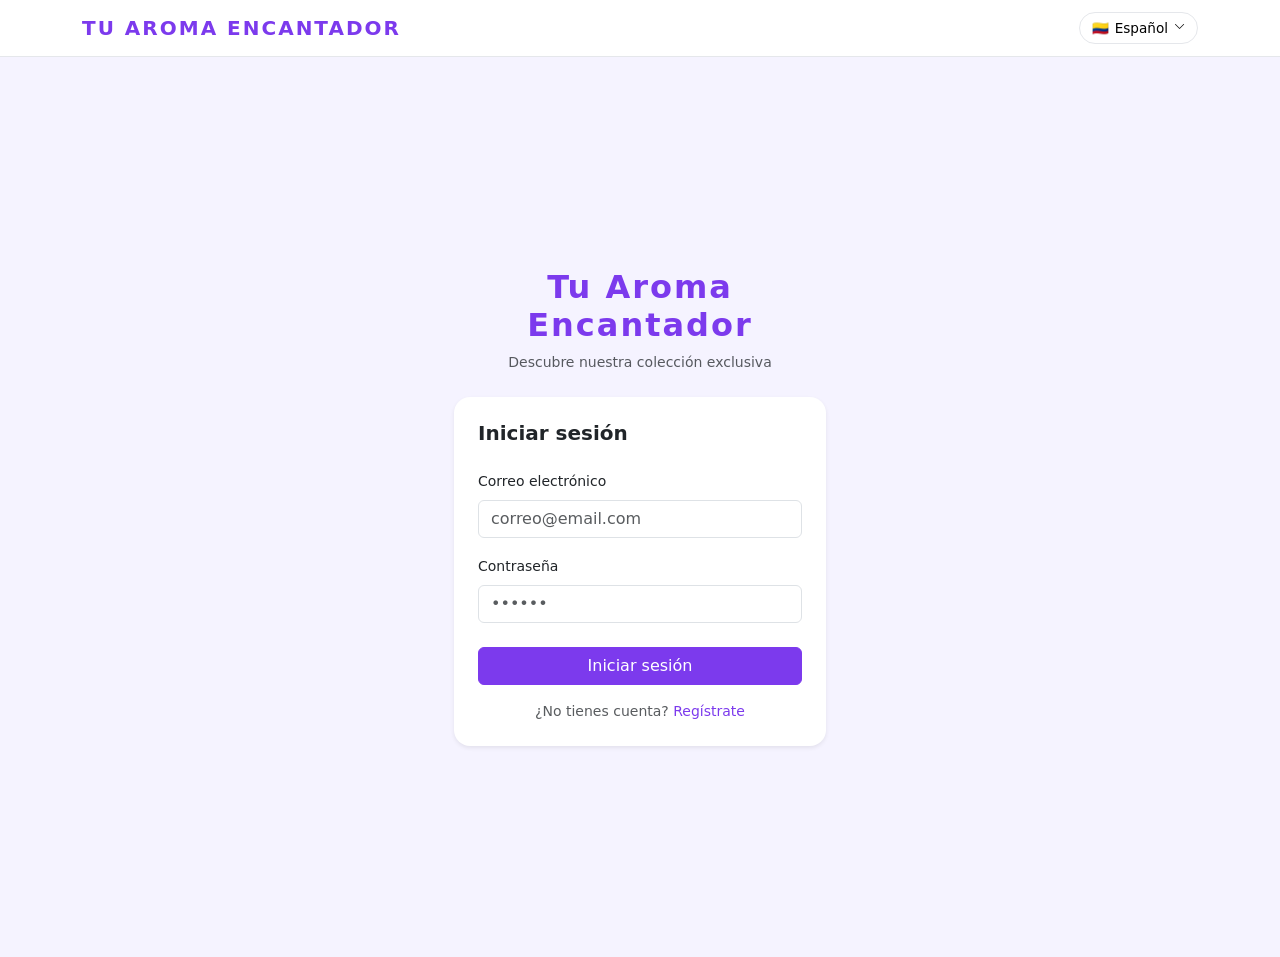
<file: index.html>
<!DOCTYPE html>
<html lang="es">
<head>
    <meta charset="UTF-8">
    <meta name="viewport" content="width=device-width, initial-scale=1.0">
    <title>Tu Aroma Encantador - Iniciar sesión</title>
    <link href="https://cdn.jsdelivr.net/npm/bootstrap@5.3.3/dist/css/bootstrap.min.css" rel="stylesheet">
    <link href="https://cdn.jsdelivr.net/npm/bootstrap-icons@1.11.3/font/bootstrap-icons.css" rel="stylesheet">
    <link href="css/login.css" rel="stylesheet">
    <link href="css/idioma.css" rel="stylesheet">
</head>
<body>
    <nav class="navbar sticky-top" style="background: white; border-bottom: 1px solid #e5e7eb;">
        <div class="container">
            <a class="navbar-brand" href="inicio.html" 
                style="color: #7c3aed; font-weight: 800; letter-spacing: 2px;">
                TU AROMA ENCANTADOR
            </a>
            <div class="idioma-selector-container"></div>
        </div>
    </nav>
    <div class="container min-vh-100 d-flex align-items-center justify-content-center">
        <div class="col-12 col-sm-8 col-md-5 col-lg-4">

            <div class="text-center mb-4">
                <h1 class="brand-title fs-2">Tu Aroma Encantador</h1>
                <p class="text-muted small" data-i18n="catalogo.subtitulo">Catálogo de perfumes exclusivos</p>
            </div>

            <div class="card shadow-sm p-4">
                <h5 class="mb-4 fw-semibold" data-i18n="login.titulo">Iniciar sesión</h5>

                <div id="alerta" class="alert alert-danger d-none" role="alert"></div>

                <div class="mb-3">
                    <label class="form-label small fw-medium" data-i18n="login.email">Correo electrónico</label>
                    <input type="email" id="email" class="form-control" placeholder="correo@email.com">
                </div>

                <div class="mb-4">
                    <label class="form-label small fw-medium" data-i18n="login.password">Contraseña</label>
                    <input type="password" id="password" class="form-control" placeholder="••••••">
                </div>

                <button class="btn btn-primary w-100 mb-3" onclick="iniciarSesion()">
                    <span data-i18n="login.btn">Iniciar sesión</span>
                </button>

                <p class="text-center small text-muted mb-0">
                    <span data-i18n="login.no.cuenta">¿No tienes cuenta?</span>
                    <a href="registro.html" class="text-purple text-decoration-none fw-medium" data-i18n="login.registrate">Regístrate</a>
                </p>
            </div>

        </div>
    </div>

    <script src="https://cdn.jsdelivr.net/npm/bootstrap@5.3.3/dist/js/bootstrap.bundle.min.js"></script>
    <script src="js/auth.js"></script>
    <script src="js/i18n.js"></script>
    <script src="js/api.js"></script>
    <script src="js/login.js"></script>
</body>
</html>
</file>
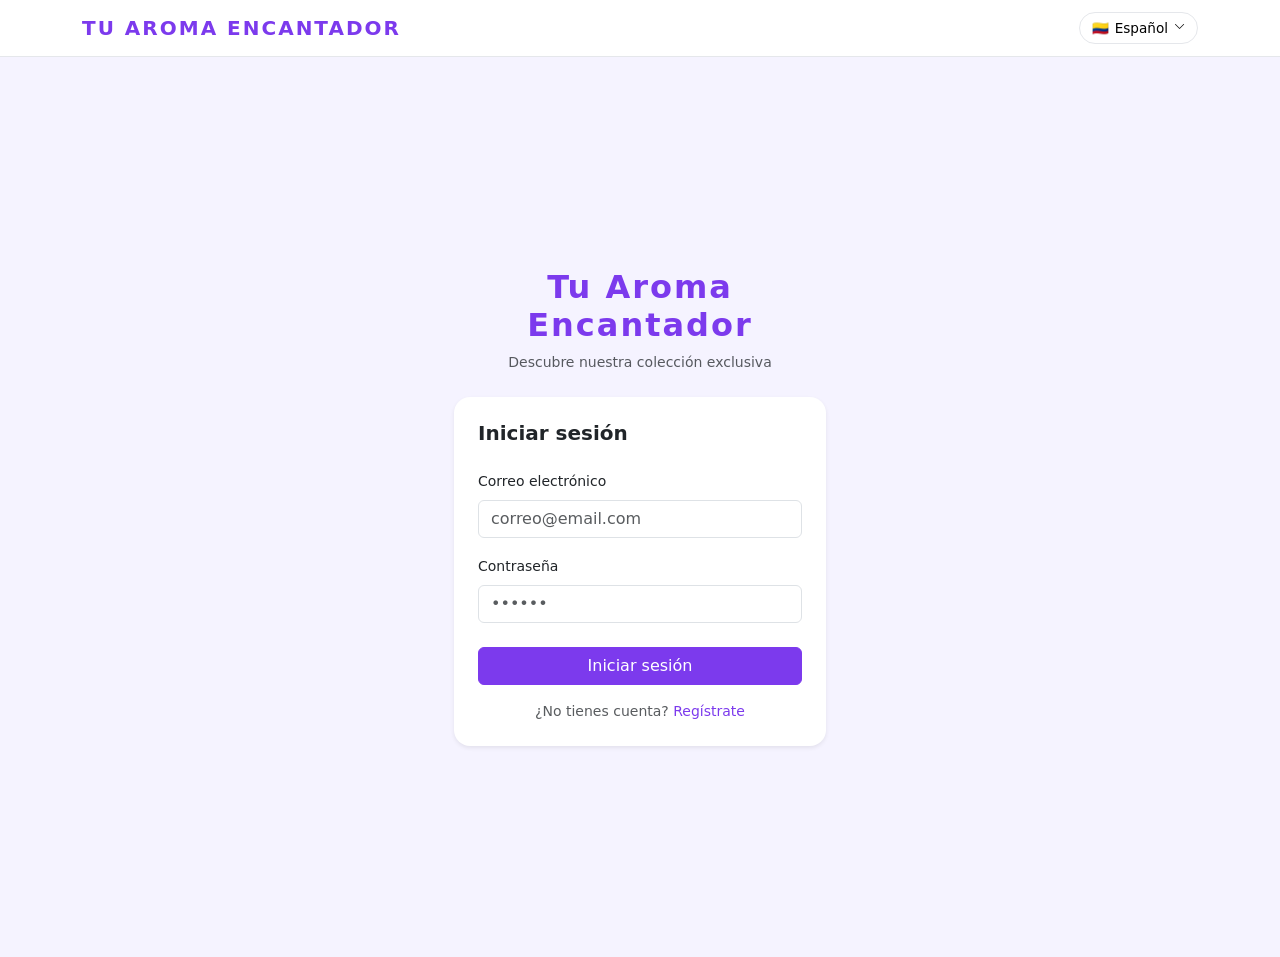
<file: admin-perfumes.html>
<!DOCTYPE html>
<html lang="es">
<head>
    <meta charset="UTF-8">
    <meta name="viewport" content="width=device-width, initial-scale=1.0">
    <title>Tu Aroma Encantador - Gestión de perfumes</title>
    <link href="https://cdn.jsdelivr.net/npm/bootstrap@5.3.3/dist/css/bootstrap.min.css" rel="stylesheet">
    <link href="https://cdn.jsdelivr.net/npm/bootstrap-icons@1.11.3/font/bootstrap-icons.css" rel="stylesheet">
    <link href="css/admin-perfumes.css" rel="stylesheet">
    <link href="css/idioma.css" rel="stylesheet">
</head>
<body>

    <nav class="navbar navbar-expand-lg sticky-top">
        <div class="container">
            <a class="navbar-brand" href="inicio.html">Tu Aroma Encantador</a>
            <span class="admin-badge ms-2">ADMIN</span>
            <button class="navbar-toggler" type="button" data-bs-toggle="collapse" data-bs-target="#navAdmin">
                <span class="navbar-toggler-icon"></span>
            </button>
            <div class="collapse navbar-collapse" id="navAdmin">
                <div class="navbar-nav ms-4 gap-3">
                    <a href="admin-perfumes.html" class="nav-link-admin active">
                        <i class="bi bi-droplet me-1"></i>
                        <span data-i18n="nav.perfumes">Perfumes</span>
                    </a>
                    <a href="admin-reservas.html" class="nav-link-admin">
                        <i class="bi bi-bag me-1"></i>
                        <span data-i18n="nav.reservas">Reservas</span>
                    </a>
                    <a href="admin-usuarios.html" class="nav-link-admin">
                        <i class="bi bi-people me-1"></i>
                        <span data-i18n="nav.usuarios">Usuarios</span>
                    </a>
                </div>
                <div class="ms-auto d-flex align-items-center gap-3">
                    <span style="color: #c4b5fd;" class="small">
                        <i class="bi bi-person-circle me-1"></i>
                        <span id="nombre-usuario"></span>
                    </span>
                    <div class="idioma-selector-container" data-admin="true"></div>
                    <button class="btn btn-sm btn-purple" onclick="cerrarSesion()">
                        <i class="bi bi-box-arrow-right me-1"></i>
                        <span data-i18n="nav.salir">Salir</span>
                    </button>
                </div>
            </div>
        </div>
    </nav>

    <div class="container py-4">

    <div class="d-flex flex-column flex-md-row justify-content-between align-items-start align-items-md-center mb-4 gap-3">
        <div>
            <h2 class="section-title mb-1" data-i18n="admin.perfumes.titulo">Gestión de perfumes</h2>
            <p class="text-muted small mb-0" data-i18n="admin.perfumes.subtitulo">Crea, edita y elimina perfumes del catálogo</p>
        </div>
        <div class="d-flex gap-2 align-items-center">
            <button class="btn btn-outline-secondary btn-sm" onclick="descargarReporte('perfumes')">
                <i class="bi bi-file-earmark-pdf me-1"></i>
                <span data-i18n="admin.reporte.descargar">Descargar reporte</span>
            </button>
            <button class="btn btn-purple" onclick="abrirModalCrear()">
                <i class="bi bi-plus-lg me-1"></i>
                <span data-i18n="admin.perfumes.nuevo">Nuevo perfume</span>
            </button>
        </div>
    </div>

        <div id="loading" class="text-center py-5">
            <div class="spinner-border" role="status" style="color: #7c3aed;"></div>
            <p class="mt-2 text-muted small" data-i18n="admin.perfumes.cargando">Cargando perfumes...</p>
        </div>

        <div id="tabla-container" class="card border-0 rounded-4 shadow-sm d-none">
            <div class="card-body p-0">
                <div class="table-responsive">
                    <table class="table table-hover mb-0">
                        <thead>
                            <tr>
                                <th class="ps-4" data-i18n="admin.perfumes.col.perfumes">Perfume</th>
                                <th data-i18n="admin.perfumes.col.marca">Marca</th>
                                <th data-i18n="admin.perfumes.col.precio">Precio</th>
                                <th data-i18n="admin.perfumes.col.stock">Stock</th>
                                <th class="text-end pe-4" data-i18n="admin.perfumes.col.acciones">Acciones</th>
                            </tr>
                        </thead>
                        <tbody id="tabla-body"></tbody>
                    </table>
                </div>
            </div>
        </div>

        <div id="sin-perfumes" class="text-center py-5 d-none">
            <i class="bi bi-droplet fs-1 text-muted"></i>
            <p class="mt-2 text-muted" data-i18n="admin.perfumes.sin.perfumes">No hay perfumes en el catálogo.</p>
        </div>

    </div>

    <!-- Modal crear/editar -->
    <div class="modal fade" id="modalPerfume" tabindex="-1">
        <div class="modal-dialog modal-dialog-centered modal-lg">
            <div class="modal-content border-0 rounded-4">
                <div class="modal-header border-0 pb-0">
                    <h5 class="modal-title fw-semibold" id="modal-titulo" data-i18n="admin.perfumes.modal.nuevo">Nuevo perfume</h5>
                    <button type="button" class="btn-close" data-bs-dismiss="modal"></button>
                </div>
                <div class="modal-body">
                    <div id="alerta-modal" class="alert d-none"></div>
                    <div class="row g-3">
                        <div class="col-md-6">
                            <label class="form-label small fw-medium" data-i18n="admin.perfumes.label.nombre">Nombre</label>
                            <input type="text" id="f-nombre" class="form-control" placeholder="Bleu de Chanel">
                        </div>
                        <div class="col-md-6">
                            <label class="form-label small fw-medium" data-i18n="admin.perfumes.label.marca">Marca</label>
                            <input type="text" id="f-marca" class="form-control" placeholder="Chanel">
                        </div>
                        <div class="col-md-6">
                            <label class="form-label small fw-medium" data-i18n="admin.perfumes.label.precio">Precio</label>
                            <div class="input-group">
                                <span class="input-group-text">$</span>
                                <input type="number" id="f-precio" class="form-control" placeholder="150000">
                            </div>
                        </div>
                        <div class="col-md-6">
                            <label class="form-label small fw-medium" data-i18n="admin.perfumes.label.stock">Stock</label>
                            <input type="number" id="f-stock" class="form-control" placeholder="10">
                        </div>
                        <div class="col-12">
                            <label class="form-label small fw-medium" data-i18n="admin.perfumes.label.imagen">Imagen</label>
                            <div class="mb-2">
                                <input type="file" id="f-imagen-file" class="form-control" accept="image/*">
                                <div class="form-text" data-i18n="admin.perfumes.label.subir">Sube la imagen</div>
                            </div>
                            <div class="d-flex align-items-center gap-2 my-2">
                                <hr class="flex-grow-1">
                                <span class="text-muted small" data-i18n="admin.perfumes.label.url">o usa una URL</span>
                                <hr class="flex-grow-1">
                            </div>
                            <input type="text" id="f-imagen-url" class="form-control" placeholder="https://...">
                        </div>
                        <div class="col-12">
                            <label class="form-label small fw-medium" data-i18n="admin.perfumes.label.descripcion">Descripción</label>
                            <textarea id="f-descripcion" class="form-control" rows="3" placeholder="Descripción del perfume..."></textarea>
                        </div>
                    </div>
                </div>
                <div class="modal-footer border-0 pt-0">
                    <button class="btn btn-light" data-bs-dismiss="modal" data-i18n="admin.perfumes.modal.cancelar">Cancelar</button>
                    <button class="btn btn-purple" onclick="guardarPerfume()">
                        <i class="bi bi-check-lg me-1"></i>
                        <span data-i18n="admin.perfumes.guardar">Guardar</span>
                    </button>
                </div>
            </div>
        </div>
    </div>

    <!-- Modal eliminar -->
    <div class="modal fade" id="modalEliminar" tabindex="-1">
        <div class="modal-dialog modal-dialog-centered">
            <div class="modal-content border-0 rounded-4">
                <div class="modal-header border-0 pb-0">
                    <h5 class="modal-title fw-semibold" data-i18n="admin.perfumes.eliminar.titulo">Eliminar perfume</h5>
                    <button type="button" class="btn-close" data-bs-dismiss="modal"></button>
                </div>
                <div class="modal-body">
                    <p class="text-muted">
                        <span data-i18n="admin.perfumes.eliminar.texto">¿Estás seguro de que deseas eliminar</span> 
                        <strong id="nombre-eliminar"></strong>?
                        <span data-i18n="admin.perfumes.eliminar.accion">Esta acción no se puede deshacer.</span>
                    </p>
                </div>
                <div class="modal-footer border-0 pt-0">
                    <button class="btn btn-light" data-bs-dismiss="modal">Cancelar</button>
                    <button class="btn btn-danger" onclick="confirmarEliminar()">
                        <i class="bi bi-trash me-1"></i>
                        <span data-i18n="admin.perfumes.eliminar.btn">Eliminar</span>
                    </button>
                </div>
            </div>
        </div>
    </div>

    <!-- Toast -->
    <div class="position-fixed bottom-0 end-0 p-3" style="z-index: 9999">
        <div id="toast" class="toast align-items-center text-white border-0" role="alert">
            <div class="d-flex">
                <div class="toast-body" id="toast-mensaje"></div>
                <button type="button" class="btn-close btn-close-white me-2 m-auto" data-bs-dismiss="toast"></button>
            </div>
        </div>
    </div>

    <script src="https://cdn.jsdelivr.net/npm/bootstrap@5.3.3/dist/js/bootstrap.bundle.min.js"></script>
    <script src="js/auth.js"></script>
    <script src="js/i18n.js"></script>
    <script src="js/api.js"></script>
    <script src="js/reportes.js"></script>
    <script src="js/admin-perfumes.js"></script>
</body>
</html>
</file>
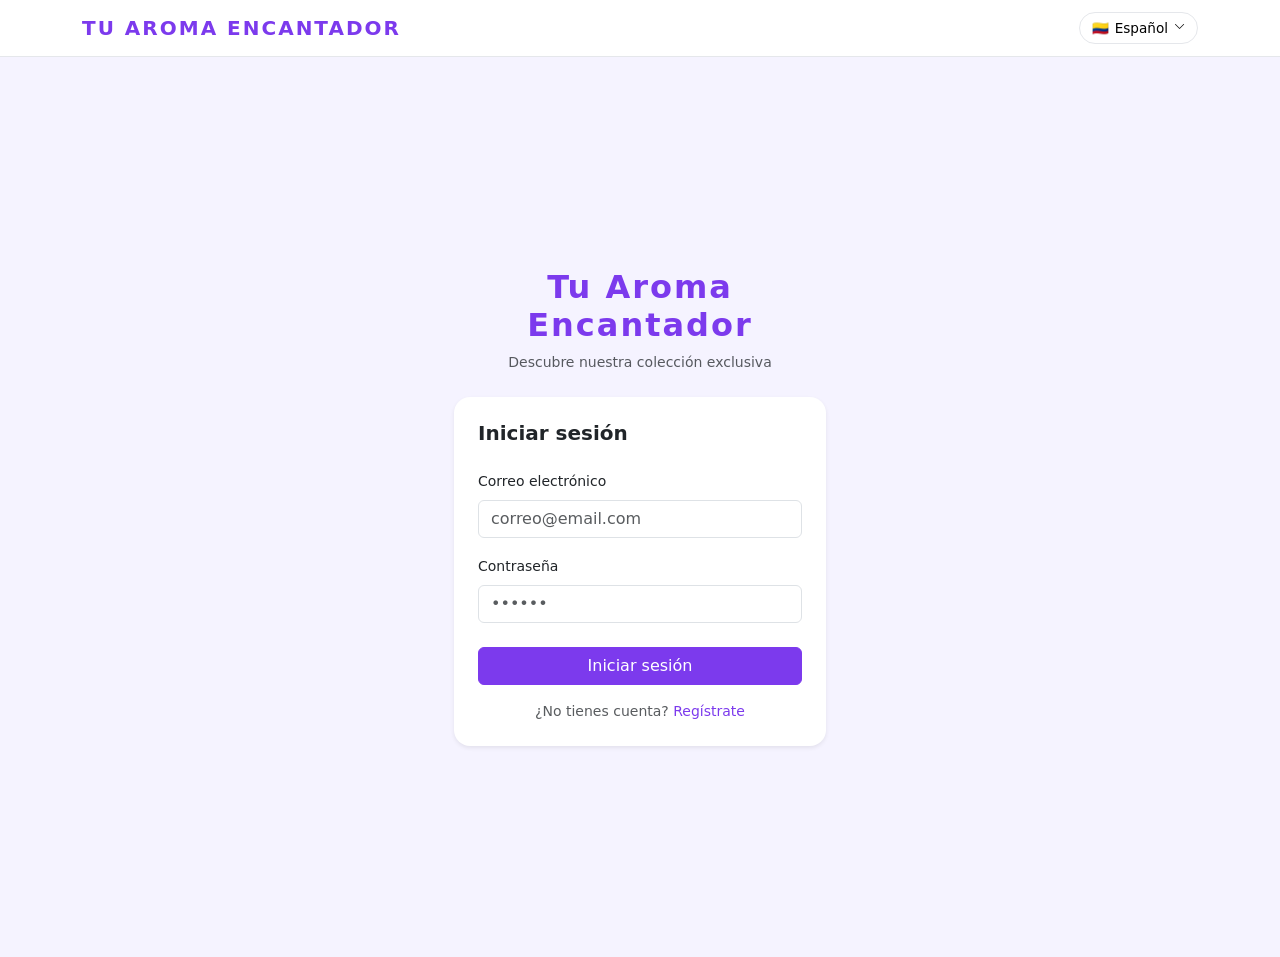
<file: admin-reservas.html>
<!DOCTYPE html>
<html lang="es">
<head>
    <meta charset="UTF-8">
    <meta name="viewport" content="width=device-width, initial-scale=1.0">
    <title>Tu Aroma Encantador - Gestión de reservas</title>
    <link href="https://cdn.jsdelivr.net/npm/bootstrap@5.3.3/dist/css/bootstrap.min.css" rel="stylesheet">
    <link href="https://cdn.jsdelivr.net/npm/bootstrap-icons@1.11.3/font/bootstrap-icons.css" rel="stylesheet">
    <link href="css/admin-reservas.css" rel="stylesheet">
    <link href="css/idioma.css" rel="stylesheet">
</head>
<body>

    <nav class="navbar navbar-expand-lg sticky-top">
    <div class="container">
        <a class="navbar-brand" href="#">Tu Aroma Encantador</a>
        <span class="admin-badge ms-2">ADMIN</span>
        <button class="navbar-toggler" type="button" data-bs-toggle="collapse" data-bs-target="#navAdmin">
            <span class="navbar-toggler-icon"></span>
        </button>
        <div class="collapse navbar-collapse" id="navAdmin">
            <div class="navbar-nav ms-4 gap-3">
                <a href="admin-perfumes.html" class="nav-link-admin">
                    <i class="bi bi-droplet me-1"></i>
                    <span data-i18n="nav.perfumes">Perfumes</span>
                </a>
                <a href="admin-reservas.html" class="nav-link-admin active">
                    <i class="bi bi-bag me-1"></i>
                    <span data-i18n="nav.reservas">Reservas</span>
                </a>
                <a href="admin-usuarios.html" class="nav-link-admin">
                    <i class="bi bi-people me-1"></i>
                    <span data-i18n="nav.usuarios">Usuarios</span>
                </a>
            </div>
            <div class="ms-auto d-flex align-items-center gap-3">
                <span style="color: #c4b5fd;" class="small">
                    <i class="bi bi-person-circle me-1"></i>
                    <span id="nombre-usuario"></span>
                </span>
                <div class="d-flex gap-2">
                    <div class="idioma-selector-container" data-admin="true"></div>
                <button class="btn btn-sm btn-purple" onclick="cerrarSesion()">
                    <i class="bi bi-box-arrow-right me-1"></i>
                    <span data-i18n="nav.salir">Salir</span>
                </button>
            </div>
        </div>
    </div>
</nav>

<div class="container py-4">

    <div class="d-flex flex-column flex-md-row justify-content-between align-items-start align-items-md-center mb-4 gap-3">
        <div>
            <h2 class="section-title mb-1" data-i18n="admin.reservas.titulo">Gestión de reservas</h2>
            <p class="text-muted small mb-0" data-i18n="admin.reservas.subtitulo">Administra todas las reservas de los usuarios</p>
        </div>
        <div class="dropdown">
            <button class="btn btn-outline-secondary btn-sm dropdown-toggle" data-bs-toggle="dropdown">
                <i class="bi bi-file-earmark-pdf me-1"></i>
                <span data-i18n="admin.reporte.descargar">Descargar reporte</span>
            </button>
            <ul class="dropdown-menu">
                <li>
                    <a class="dropdown-item" href="#" onclick="descargarReporteReservas('')">
                        <i class="bi bi-list me-1"></i>
                        <span data-i18n="admin.reporte.todos">Todas las reservas</span>
                    </a>
                </li>
                <li>
                    <a class="dropdown-item" href="#" onclick="descargarReporteReservas('PENDIENTE')">
                        <i class="bi bi-clock me-1"></i>
                        <span data-i18n="admin.reporte.pendientes">Solo pendientes</span>
                    </a>
                </li>
                <li>
                    <a class="dropdown-item" href="#" onclick="descargarReporteReservas('ENTREGADO')">
                        <i class="bi bi-check-circle me-1"></i>
                        <span data-i18n="admin.reporte.entregados">Solo entregados</span>
                    </a>
                </li>
            </ul>
        </div>
    </div>

    <!-- Estadísticas -->
    <div class="row g-3 mb-4">
        <div class="col-6 col-md-3">
            <div class="stat-card text-center">
                <div class="stat-number" id="total-reservas">-</div>
                <p class="text-muted small mb-0" data-i18n="admin.reservas.total">Total reservas</p>
            </div>
        </div>
        <div class="col-6 col-md-3">
            <div class="stat-card text-center">
                <div class="stat-number text-warning" id="total-pendientes">-</div>
                <p class="text-muted small mb-0" data-i18n="admin.reservas.pendientes">Pendientes</p>
            </div>
        </div>
        <div class="col-6 col-md-3">
            <div class="stat-card text-center">
                <div class="stat-number text-success" id="total-entregadas">-</div>
                <p class="text-muted small mb-0" data-i18n="admin.reservas.entregadas">Entregadas</p>
            </div>
        </div>
        <div class="col-6 col-md-3">
            <div class="stat-card text-center">
                <div class="stat-number text-info" id="total-usuarios">-</div>
                <p class="text-muted small mb-0" data-i18n="admin.reservas.usuarios.activos">Usuarios activos</p>
            </div>
        </div>
    </div>

    <!-- Filtros -->
    <div class="d-flex gap-2 mb-3 flex-wrap">
        <button class="btn btn-sm btn-purple" onclick="filtrar('TODOS')" data-i18n="admin.reservas.filtro.todos">Todos</button>
        <button class="btn btn-sm btn-outline-warning" onclick="filtrar('PENDIENTE')" data-i18n="admin.reservas.filtro.pendientes">Pendientes</button>
        <button class="btn btn-sm btn-outline-success" onclick="filtrar('ENTREGADO')" data-i18n="admin.reservas.filtro.entregados">Entregados</button>
    </div>

    <div id="loading" class="text-center py-5">
        <div class="spinner-border" role="status" style="color: #7c3aed;"></div>
        <p class="mt-2 text-muted small" data-i18n="admin.reservas.cargando">Cargando reservas...</p>
    </div>

    <div id="tabla-container" class="card border-0 rounded-4 shadow-sm d-none">
        <div class="card-body p-0">
            <div class="table-responsive">
                <table class="table table-hover mb-0">
                    <thead>
                        <tr>
                            <th class="ps-4">#</th>
                            <th data-i18n="admin.reservas.col.usuario">Usuario</th>
                            <th data-i18n="admin.reservas.col.perfume">Perfume</th>
                            <th data-i18n="admin.reservas.col.fecha">Fecha</th>
                            <th data-i18n="admin.reservas.col.estado">Estado</th>
                            <th class="text-end pe-4" data-i18n="admin.reservas.col.acciones">Acciones</th>
                        </tr>
                    </thead>
                    <tbody id="tabla-body"></tbody>
                </table>
            </div>
        </div>
    </div>

    <div id="sin-reservas" class="text-center py-5 d-none">
        <i class="bi bi-bag-x fs-1 text-muted"></i>
        <p class="mt-2 text-muted" data-i18n="admin.reservas.sin.reservas">No hay reservas.</p>
    </div>

</div>

<!-- Modal eliminar -->
<div class="modal fade" id="modalEliminar" tabindex="-1">
    <div class="modal-dialog modal-dialog-centered">
        <div class="modal-content border-0 rounded-4">
            <div class="modal-header border-0 pb-0">
                <h5 class="modal-title fw-semibold" data-i18n="admin.reservas.eliminar.titulo">Eliminar reserva</h5>
                <button type="button" class="btn-close" data-bs-dismiss="modal"></button>
            </div>
            <div class="modal-body">
                <p class="text-muted">
                    <span data-i18n="admin.reservas.eliminar.texto">¿Estás seguro de que deseas eliminar la reserva de</span>
                    <strong id="nombre-eliminar"></strong>?
                </p>
            </div>
            <div class="modal-footer border-0 pt-0">
                <button class="btn btn-light" data-bs-dismiss="modal" data-i18n="admin.reservas.modal.cancelar">Cancelar</button>
                <button class="btn btn-danger" onclick="confirmarEliminar()">
                    <i class="bi bi-trash me-1"></i>
                    <span data-i18n="admin.reservas.eliminar.btn">Eliminar</span>
                </button>
            </div>
        </div>
    </div>
</div>

<!-- Toast -->
<div class="position-fixed bottom-0 end-0 p-3" style="z-index: 9999">
    <div id="toast" class="toast align-items-center text-white border-0" role="alert">
        <div class="d-flex">
            <div class="toast-body" id="toast-mensaje"></div>
            <button type="button" class="btn-close btn-close-white me-2 m-auto" data-bs-dismiss="toast"></button>
        </div>
    </div>
</div>

<script src="https://cdn.jsdelivr.net/npm/bootstrap@5.3.3/dist/js/bootstrap.bundle.min.js"></script>
<script src="js/auth.js"></script>
<script src="js/i18n.js"></script>
<script src="js/api.js"></script>
<script src="js/reportes.js"></script>
<script src="js/admin-reservas.js"></script>
</body>
</html>
</file>
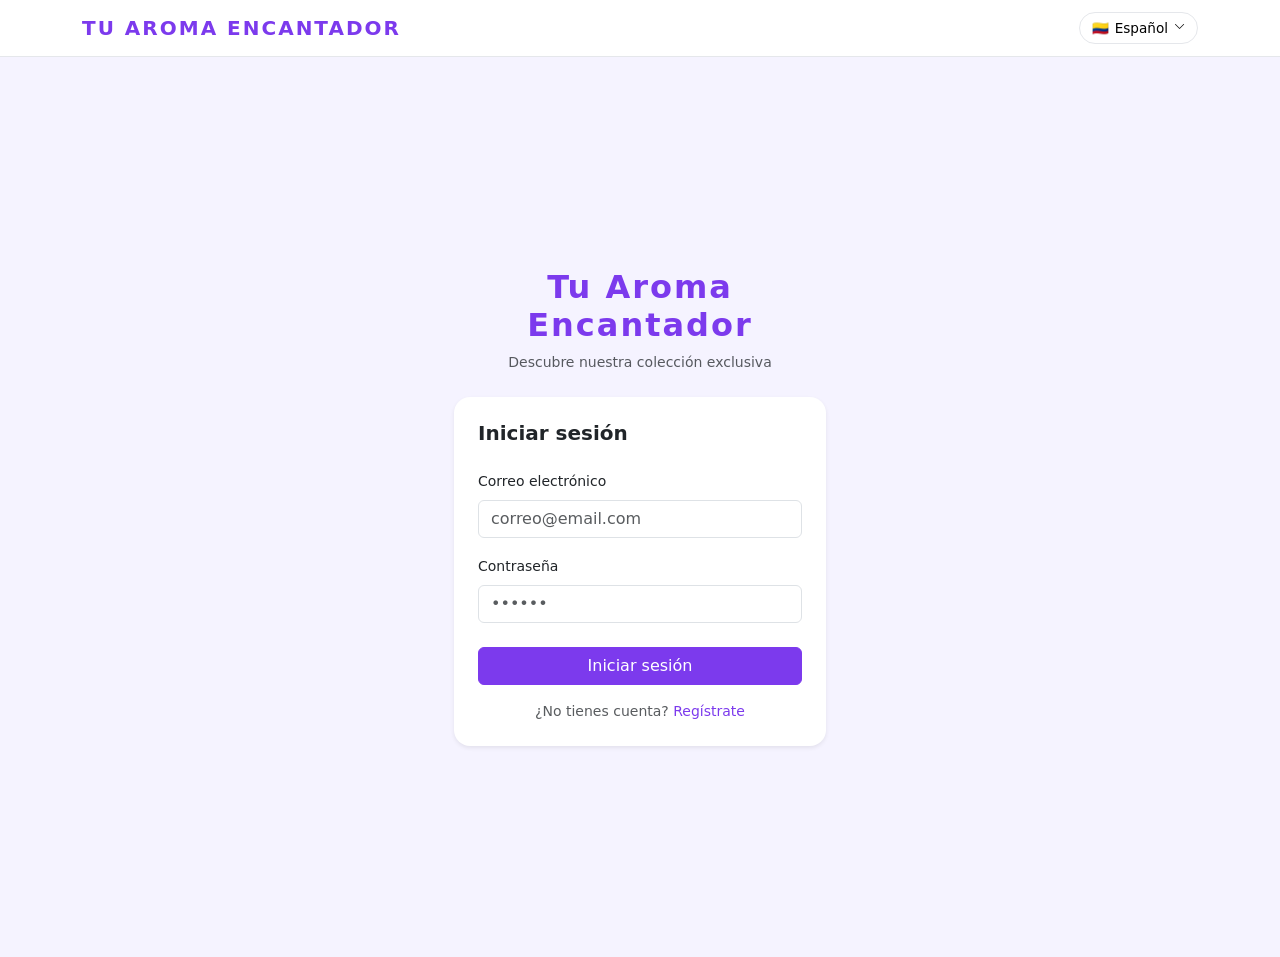
<file: admin-usuarios.html>
<!DOCTYPE html>
<html lang="es">
<head>
    <meta charset="UTF-8">
    <meta name="viewport" content="width=device-width, initial-scale=1.0">
    <title>Tu Aroma Encantador - Usuarios</title>
    <link href="https://cdn.jsdelivr.net/npm/bootstrap@5.3.3/dist/css/bootstrap.min.css" rel="stylesheet">
    <link href="https://cdn.jsdelivr.net/npm/bootstrap-icons@1.11.3/font/bootstrap-icons.css" rel="stylesheet">
    <link href="css/admin-usuarios.css" rel="stylesheet">
    <link href="css/idioma.css" rel="stylesheet">
</head>
<body>

    <nav class="navbar navbar-expand-lg sticky-top">
    <div class="container">
        <a class="navbar-brand" href="#">Tu Aroma Encantador</a>
        <span class="admin-badge ms-2">ADMIN</span>
        <button class="navbar-toggler" type="button" data-bs-toggle="collapse" data-bs-target="#navAdmin">
            <span class="navbar-toggler-icon"></span>
        </button>
        <div class="collapse navbar-collapse" id="navAdmin">
            <div class="navbar-nav ms-4 gap-3">
                <a href="admin-perfumes.html" class="nav-link-admin">
                    <i class="bi bi-droplet me-1"></i>
                    <span data-i18n="nav.perfumes">Perfumes</span>
                </a>
                <a href="admin-reservas.html" class="nav-link-admin">
                    <i class="bi bi-bag me-1"></i>
                    <span data-i18n="nav.reservas">Reservas</span>
                </a>
                <a href="admin-usuarios.html" class="nav-link-admin active">
                    <i class="bi bi-people me-1"></i>
                    <span data-i18n="nav.usuarios">Usuarios</span>
                </a>
            </div>
            <div class="ms-auto d-flex align-items-center gap-3">
                <span style="color: #c4b5fd;" class="small">
                    <i class="bi bi-person-circle me-1"></i>
                    <span id="nombre-usuario"></span>
                </span>
                <div class="idioma-selector-container" data-admin="true"></div>
                <button class="btn btn-sm btn-purple" onclick="cerrarSesion()">
                    <i class="bi bi-box-arrow-right me-1"></i>
                    <span data-i18n="nav.salir">Salir</span>
                </button>
            </div>
        </div>
    </div>
</nav>

<div class="container py-4">

    <div class="d-flex flex-column flex-md-row justify-content-between align-items-start align-items-md-center mb-4 gap-3">
        <div>
            <h2 class="section-title mb-1" data-i18n="admin.usuarios.titulo">Usuarios registrados</h2>
            <p class="text-muted small mb-0" data-i18n="admin.usuarios.subtitulo">Listado de todos los usuarios del sistema</p>
        </div>
        <button class="btn btn-outline-secondary btn-sm" onclick="descargarReporte('usuarios')">
            <i class="bi bi-file-earmark-pdf me-1"></i>
            <span data-i18n="admin.reporte.descargar">Descargar reporte</span>
        </button>
        <div class="input-group" style="max-width: 280px;">
            <span class="input-group-text bg-white border-end-0">
                <i class="bi bi-search text-muted"></i>
            </span>
            <input type="text" id="buscador" class="form-control border-start-0 search-input"
                data-i18n="admin.usuarios.buscar" placeholder="Buscar usuario...">
        </div>
    </div>

    <div id="loading" class="text-center py-5">
        <div class="spinner-border" role="status" style="color: #7c3aed;"></div>
        <p class="mt-2 text-muted small" data-i18n="admin.usuarios.cargando">Cargando usuarios...</p>
    </div>

    <div id="tabla-container" class="card border-0 rounded-4 shadow-sm d-none">
        <div class="card-body p-0">
            <div class="table-responsive">
                <table class="table table-hover mb-0">
                    <thead>
                        <tr>
                            <th class="ps-4" data-i18n="admin.usuarios.col.usuario">Usuario</th>
                            <th data-i18n="admin.usuarios.col.email">Email</th>
                            <th data-i18n="admin.usuarios.col.rol">Rol</th>
                            <th data-i18n="admin.usuarios.col.fecha">Fecha registro</th>
                        </tr>
                    </thead>
                    <tbody id="tabla-body"></tbody>
                </table>
            </div>
        </div>
    </div>

    <div id="sin-usuarios" class="text-center py-5 d-none">
        <i class="bi bi-people fs-1 text-muted"></i>
        <p class="mt-2 text-muted" data-i18n="admin.usuarios.sin.usuarios">No hay usuarios registrados.</p>
    </div>

</div>

<script src="https://cdn.jsdelivr.net/npm/bootstrap@5.3.3/dist/js/bootstrap.bundle.min.js"></script>
<script src="js/auth.js"></script>
<script src="js/i18n.js"></script>
<script src="js/api.js"></script>
<script src="js/reportes.js"></script>
<script src="js/admin-usuarios.js"></script>
</body>
</html>
</file>
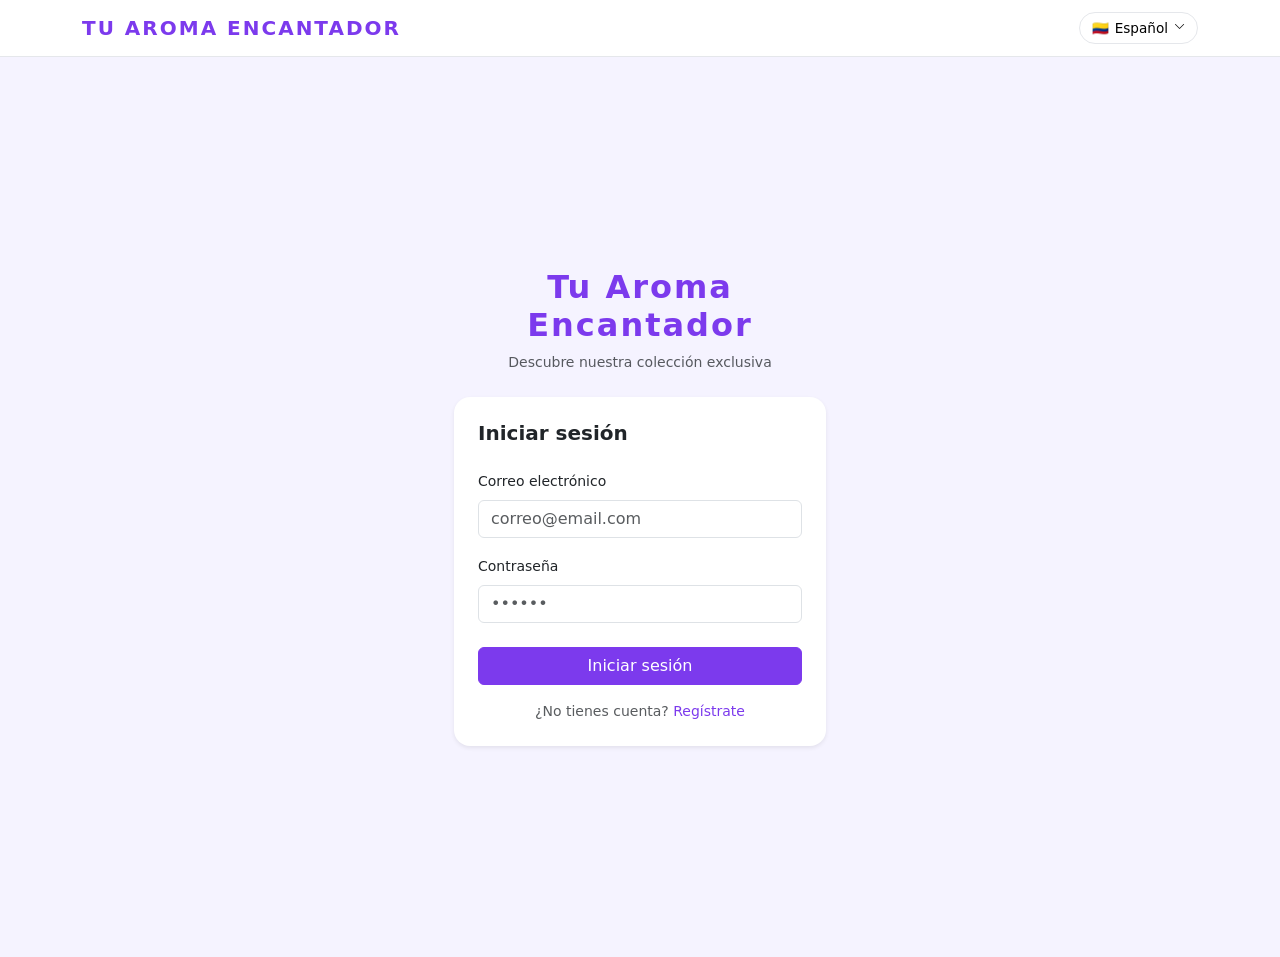
<file: catalogo.html>
<!DOCTYPE html>
<html lang="es">
<head>
    <meta charset="UTF-8">
    <meta name="viewport" content="width=device-width, initial-scale=1.0">
    <title>Tu Aroma Encantador - Catálogo</title>
    <link href="https://cdn.jsdelivr.net/npm/bootstrap@5.3.3/dist/css/bootstrap.min.css" rel="stylesheet">
    <link href="https://cdn.jsdelivr.net/npm/bootstrap-icons@1.11.3/font/bootstrap-icons.css" rel="stylesheet">
    <link href="css/catalogo.css" rel="stylesheet">
    <link href="css/idioma.css" rel="stylesheet">
</head>
<body>

    <nav class="navbar navbar-expand-lg sticky-top shadow-sm">
        <div class="container">
            <a class="navbar-brand" href="./inicio.html">Tu Aroma Encantador</a>
            <div class="d-flex align-items-center gap-3">
                <span class="text-muted small d-none d-md-inline">
                    <i class="bi bi-person-circle me-1"></i>
                    <span id="nombre-usuario"></span>
                </span>
                <a href="mis-reservas.html" class="btn btn-sm btn-outline-purple">
                    <i class="bi bi-bag me-1"></i><span data-i18n="nav.mis.reservas">Mis reservas</span>
                </a>
                <button class="btn btn-sm btn-purple" onclick="cerrarSesion()">
                    <i class="bi bi-box-arrow-right me-1"></i><span data-i18n="nav.salir">Salir</span>
                </button>
            <div class="idioma-selector-container"></div>
        </div>
    </nav>

    <div class="container py-4">

        <div class="d-flex flex-column flex-md-row justify-content-between align-items-start align-items-md-center mb-4 gap-3">
            <div>
                <h2 class="section-title mb-1" data-i18n="catalogo.titulo">Catálogo de perfumes</h2>
                <p class="text-muted small mb-0" data-i18n="catalogo.subtitulo">Descubre nuestra colección exclusiva</p>
            </div>
            <div class="input-group" style="max-width: 280px;">
                <span class="input-group-text bg-white border-end-0">
                    <i class="bi bi-search text-muted"></i>
                </span>
                <input type="text" id="buscador" class="form-control border-start-0 search-input" data-i18n="catalogo.buscar" placeholder="Buscar perfume...">
            </div>
        </div>

        <div id="loading" class="text-center py-5">
            <div class="spinner-border text-purple" role="status" style="color: #7c3aed;"></div>
            <p class="mt-2 text-muted small" data-i18n="catalogo.cargando">Cargando perfumes...</p>
        </div>

        <div id="sin-resultados" class="text-center py-5 d-none">
            <i class="bi bi-search fs-1 text-muted"></i>
            <p class="mt-2 text-muted" data-i18n="catalogo.sin.resultados">No se encontraron perfumes.</p>
        </div>

        <div id="perfumes-grid" class="row g-4 d-none"></div>

    </div>

    <!-- Modal reserva -->
    <div class="modal fade" id="modalReserva" tabindex="-1">
        <div class="modal-dialog modal-dialog-centered">
            <div class="modal-content border-0 rounded-4">
                <div class="modal-header border-0 pb-0">
                    <h5 class="modal-title fw-semibold" data-i18n="modal.reserva.titulo">Confirmar reserva</h5>
                    <button type="button" class="btn-close" data-bs-dismiss="modal"></button>
                </div>
                <div class="modal-body">
                    <p class="text-muted"><span data-i18n="modal.reserva.texto">¿Deseas reservar?</span><strong id="nombre-perfume-modal"></strong>?</p>
                    <div class="alert alert-info small">
                        <i class="bi bi-info-circle me-1"></i>
                        <span data-i18n="modal.reserva.info">Puedes recoger tu reserva en tienda durante nuestro horario de atención.</span>
                    </div>
                </div>
                <div class="modal-footer border-0 pt-0">
                    <button class="btn btn-light" data-bs-dismiss="modal" data-i18n="modal.reserva.cancelar">Cancelar</button>
                    <button class="btn btn-purple" onclick="confirmarReserva()">
                        <i class="bi bi-bag-check me-1"></i><span data-i18n="modal.reserva.confirmar">Confirmar reserva</span>
                    </button>
                </div>
            </div>
        </div>
    </div>

    <!-- Toast notificación -->
    <div class="position-fixed bottom-0 end-0 p-3" style="z-index: 9999">
        <div id="toast" class="toast align-items-center text-white border-0" role="alert">
            <div class="d-flex">
                <div class="toast-body" id="toast-mensaje"></div>
                <button type="button" class="btn-close btn-close-white me-2 m-auto" data-bs-dismiss="toast"></button>
            </div>
        </div>
    </div>

    <script src="https://cdn.jsdelivr.net/npm/bootstrap@5.3.3/dist/js/bootstrap.bundle.min.js"></script>
    <script src="js/auth.js"></script>
    <script src="js/i18n.js"></script>
    <script src="js/api.js"></script>
    <script src="js/catalogo.js"></script>
</body>
</html>
</file>
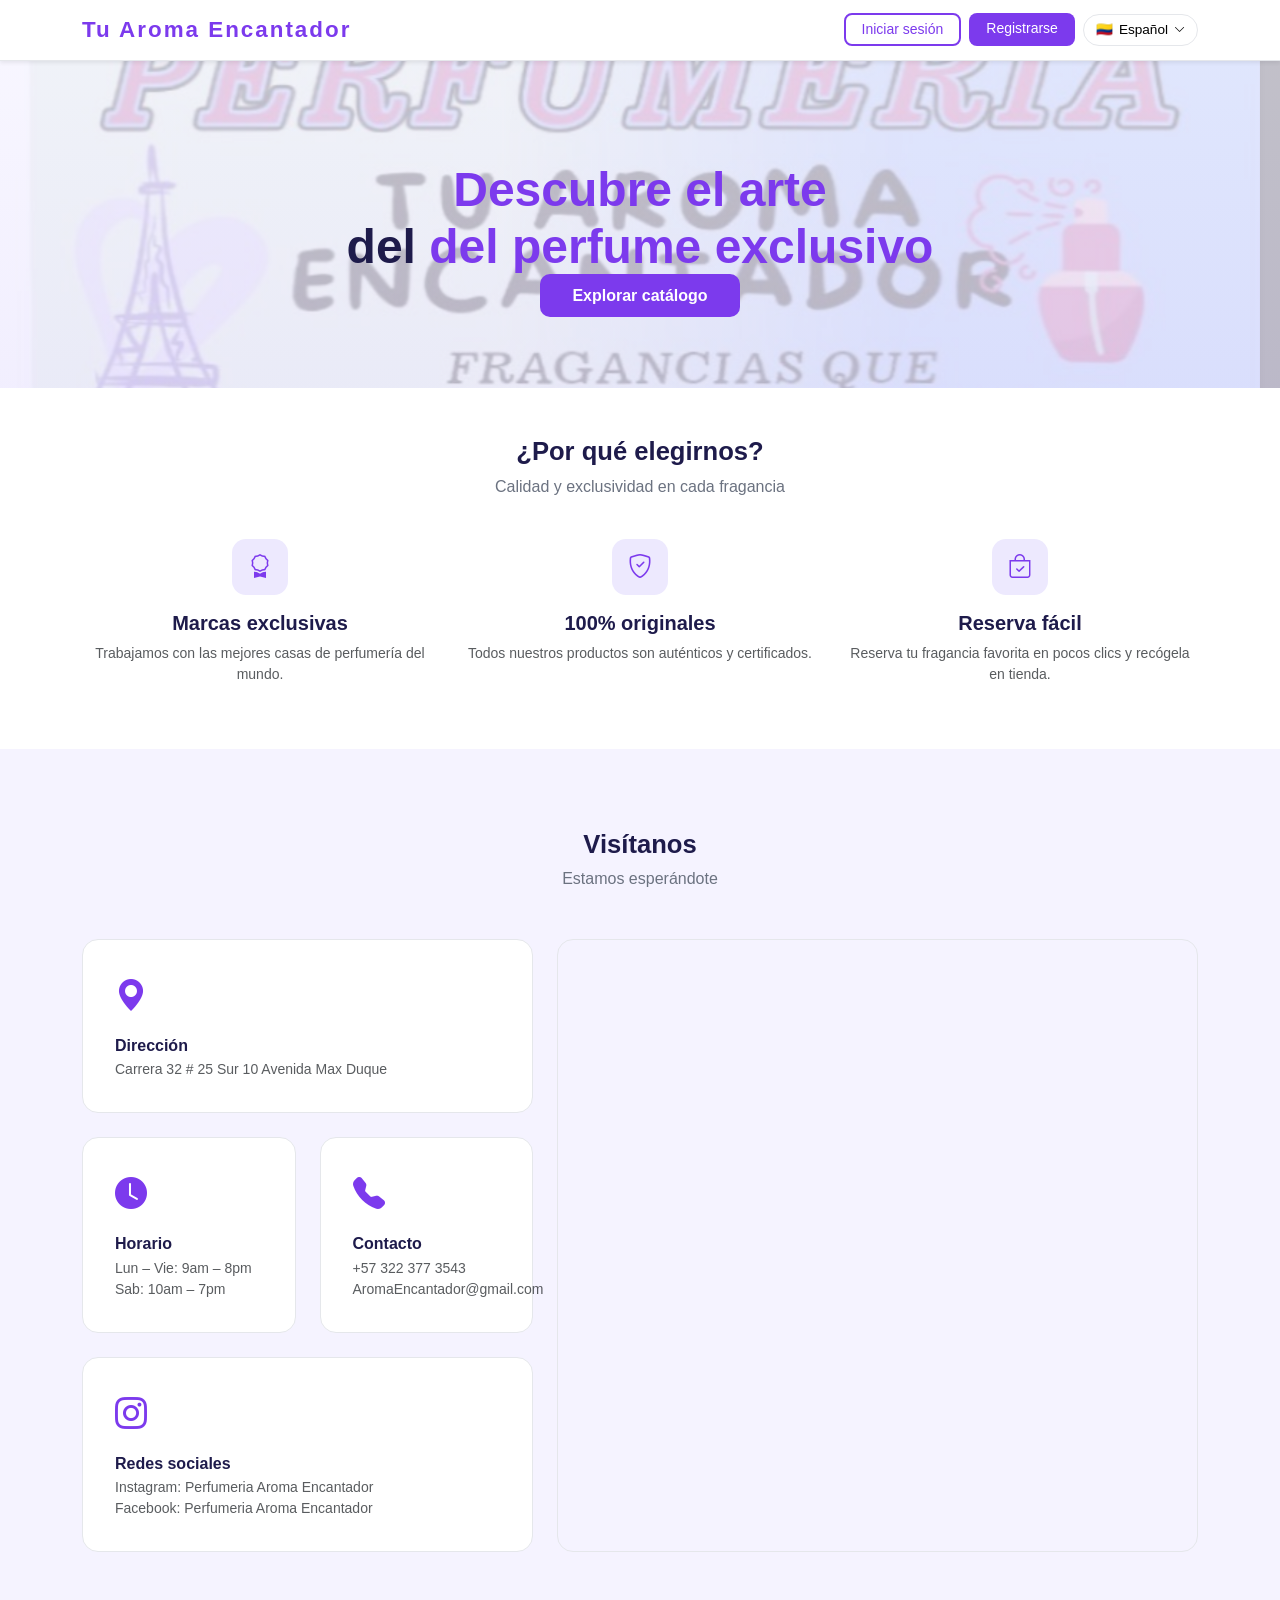
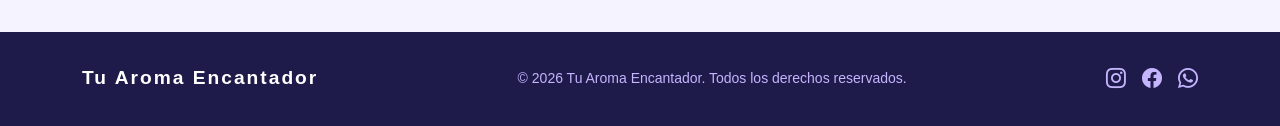
<file: inicio.html>
<!DOCTYPE html>
<html lang="es">
<head>
    <meta charset="UTF-8">
    <meta name="viewport" content="width=device-width, initial-scale=1.0">
    <title>Tu Aroma Encantador</title>
    <link href="https://cdn.jsdelivr.net/npm/bootstrap@5.3.3/dist/css/bootstrap.min.css" rel="stylesheet">
    <link href="https://cdn.jsdelivr.net/npm/bootstrap-icons@1.11.3/font/bootstrap-icons.css" rel="stylesheet">
    <link href="css/inicio.css" rel="stylesheet">
    <link href="css/idioma.css" rel="stylesheet">
    
</head>
<body>

    <!-- Navbar -->
    <nav class="navbar navbar-expand-lg sticky-top shadow-sm">
    <div class="container">
        <a class="navbar-brand" href="#">Tu Aroma Encantador</a>
        <div class="d-flex align-items-center gap-2">
            <div class="d-flex gap-2" id="btn-acceso">
                <a href="index.html" class="btn btn-login btn-sm px-3" data-i18n="nav.iniciar.sesion">Iniciar sesión</a>
                <a href="registro.html" class="btn btn-registro btn-sm px-3" data-i18n="nav.registrarse">Registrarse</a>
            </div>
            <div class="idioma-selector-container"></div>
        </div>
    </div>
</nav>

<section class="hero" style="background: linear-gradient(rgba(245,243,255,0.75), rgba(237,233,254,0.75)), url('img/imagenHero.png') center/cover no-repeat;">
    <div class="container">
        <h1>
            <span data-i18n="inicio.hero.titulo1">Descubre el arte</span><br>
            del <span class="text-purple" data-i18n="inicio.hero.titulo2">perfume exclusivo</span>
        </h1>
        <a href="registro.html" class="btn-hero" data-i18n="inicio.hero.btn">Explorar catálogo</a>
    </div>
</section>

<section class="py-5">
    <div class="container text-center">
        <h2 class="section-title" data-i18n="inicio.por.que">¿Por qué elegirnos?</h2>
        <p class="section-subtitle" data-i18n="inicio.por.que.sub">Calidad y exclusividad en cada fragancia</p>
        <div class="row g-4 justify-content-center">
            <div class="col-12 col-md-4">
                <div class="feature-icon mx-auto">
                    <i class="bi bi-award"></i>
                </div>
                <h5 class="fw-semibold" data-i18n="inicio.marcas.titulo">Marcas exclusivas</h5>
                <p class="text-muted small" data-i18n="inicio.marcas.desc">Trabajamos con las mejores casas de perfumería del mundo.</p>
            </div>
            <div class="col-12 col-md-4">
                <div class="feature-icon mx-auto">
                    <i class="bi bi-shield-check"></i>
                </div>
                <h5 class="fw-semibold" data-i18n="inicio.originales.titulo">100% originales</h5>
                <p class="text-muted small" data-i18n="inicio.originales.desc">Todos nuestros productos son auténticos y certificados.</p>
            </div>
            <div class="col-12 col-md-4">
                <div class="feature-icon mx-auto">
                    <i class="bi bi-bag-check"></i>
                </div>
                <h5 class="fw-semibold" data-i18n="inicio.reserva.titulo">Reserva fácil</h5>
                <p class="text-muted small" data-i18n="inicio.reserva.desc">Reserva tu fragancia favorita en pocos clics y recógela en tienda.</p>
            </div>
        </div>
    </div>
</section>

<section class="info-section">
    <div class="container">
        <div class="text-center mb-5">
            <h2 class="section-title" data-i18n="inicio.visitanos">Visítanos</h2>
            <p class="section-subtitle" data-i18n="inicio.visitanos.sub">Estamos esperándote</p>
        </div>
        <div class="row g-4 align-items-stretch">
            <div class="col-12 col-lg-5">
                <div class="row g-4">
                    <div class="col-12">
                        <div class="info-card">
                            <div class="info-icon"><i class="bi bi-geo-alt-fill"></i></div>
                            <h6 class="fw-semibold mb-1" data-i18n="inicio.direccion">Dirección</h6>
                            <p class="text-muted small mb-0">Carrera 32 # 25 Sur 10 Avenida Max Duque</p>
                        </div>
                    </div>
                    <div class="col-12 col-sm-6">
                        <div class="info-card">
                            <div class="info-icon"><i class="bi bi-clock-fill"></i></div>
                            <h6 class="fw-semibold mb-1" data-i18n="inicio.horario">Horario</h6>
                            <p class="text-muted small mb-0">Lun – Vie: 9am – 8pm<br>Sab: 10am – 7pm</p>
                        </div>
                    </div>
                    <div class="col-12 col-sm-6">
                        <div class="info-card">
                            <div class="info-icon"><i class="bi bi-telephone-fill"></i></div>
                            <h6 class="fw-semibold mb-1" data-i18n="inicio.contacto">Contacto</h6>
                            <p class="text-muted small mb-0">+57 322 377 3543<br>AromaEncantador@gmail.com</p>
                        </div>
                    </div>
                    <div class="col-12">
                        <div class="info-card">
                            <div class="info-icon"><i class="bi bi-instagram"></i></div>
                            <h6 class="fw-semibold mb-1" data-i18n="inicio.redes">Redes sociales</h6>
                            <p class="text-muted small mb-0">Instagram: Perfumeria Aroma Encantador<br>Facebook: Perfumeria Aroma Encantador</p>
                        </div>
                    </div>
                </div>
            </div>
            <div class="col-12 col-lg-7">
                <div class="map-container" style="height: 100%; min-height: 400px;">
                    <iframe src="https://www.google.com/maps/embed?pb=!1m17!1m12!1m3!1d796.2324795766982!2d-75.26658948372123!3d2.902208432745991!2m3!1f0!2f0!3f0!3m2!1i1024!2i768!4f13.1!3m2!1m1!2zMsKwNTQnMDguNiJOIDc1wrAxNSc1OS42Ilc!5e1!3m2!1ses!2sco!4v1776640425266!5m2!1ses!2sco"
                        width="600" height="450" style="border:0; min-height:400px; width:100%;"
                        allowfullscreen="" loading="lazy" referrerpolicy="no-referrer-when-downgrade">
                    </iframe>
                </div>
            </div>
        </div>
    </div>
</section>

<footer>
    <div class="container d-flex flex-column flex-md-row justify-content-between align-items-center gap-3">
        <span class="brand">Tu Aroma Encantador</span>
        <span class="small" data-i18n="inicio.derechos">© 2026 Tu Aroma Encantador. Todos los derechos reservados.</span>
        <div class="d-flex gap-3 fs-5">
            <a href="https://www.instagram.com/perfumeria_aroma_encantador" class="text-decoration-none" style="color: #c4b5fd;"><i class="bi bi-instagram"></i></a>
            <a href="https://www.facebook.com/share/18YAZjPtdk/" class="text-decoration-none" style="color: #c4b5fd;"><i class="bi bi-facebook"></i></a>
            <a href="https://wa.me/573223773543" class="text-decoration-none" style="color: #c4b5fd;"><i class="bi bi-whatsapp"></i></a>
        </div>
    </div>
</footer>

<script src="https://cdn.jsdelivr.net/npm/bootstrap@5.3.3/dist/js/bootstrap.bundle.min.js"></script>
<script src="js/auth.js"></script>
<script src="js/i18n.js"></script>
<script src="js/inicio.js"></script>
</body>
</html>
</file>
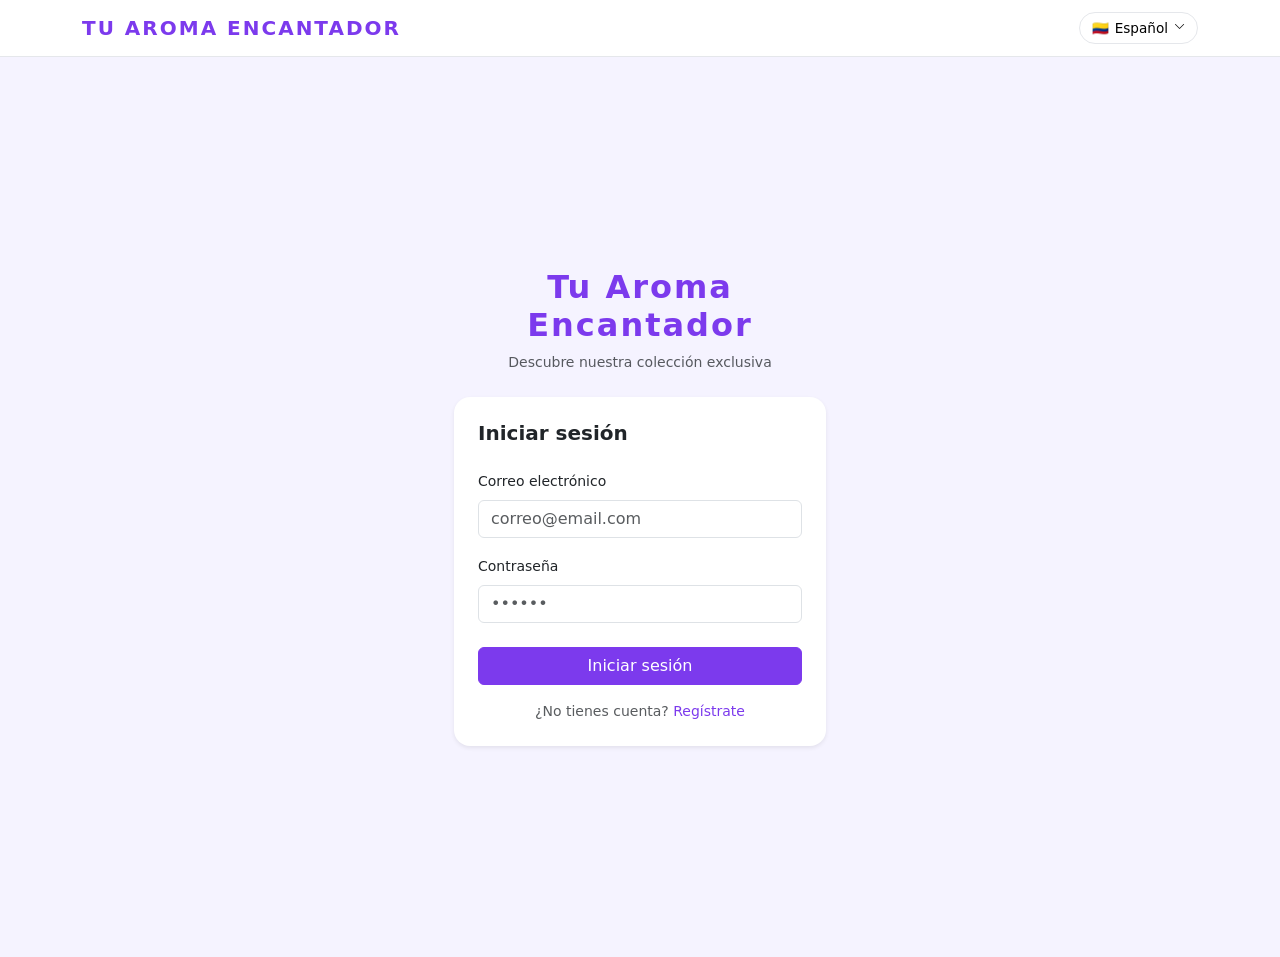
<file: mis-reservas.html>
<!DOCTYPE html>
<html lang="es">
<head>
    <meta charset="UTF-8">
    <meta name="viewport" content="width=device-width, initial-scale=1.0">
    <title>Tu Aroma Encantador - Mis reservas</title>
    <link href="https://cdn.jsdelivr.net/npm/bootstrap@5.3.3/dist/css/bootstrap.min.css" rel="stylesheet">
    <link href="https://cdn.jsdelivr.net/npm/bootstrap-icons@1.11.3/font/bootstrap-icons.css" rel="stylesheet">
    <link href="css/mis-reservas.css" rel="stylesheet">
    <link href="css/idioma.css" rel="stylesheet">
</head>
<body>

    <nav class="navbar navbar-expand-lg sticky-top shadow-sm">
        <div class="container">
            <a class="navbar-brand" href="inicio.html">Tu Aroma Encantador</a>
            <div class="d-flex align-items-center gap-3">
                <span class="text-muted small d-none d-md-inline">
                    <i class="bi bi-person-circle me-1"></i>
                    <span id="nombre-usuario"></span>
                </span>
                <a href="catalogo.html" class="btn btn-sm btn-outline-purple">
                    <i class="bi bi-grid me-1"></i><span data-i18n="nav.catalogo">Catálogo</span>
                </a>
                <button class="btn btn-sm btn-purple" onclick="cerrarSesion()">
                    <i class="bi bi-box-arrow-right me-1"></i><span data-i18n="nav.salir">Salir</span>
                </button>
            </div>
            <div class="idioma-selector-container"></div>
        </div>
    </nav>

    <div class="container py-4">

        <div class="mb-4">
            <h2 class="section-title mb-1" data-i18n="reservas.titulo">Mis reservas</h2>
            <p class="text-muted small mb-0" data-i18n="reservas.subtitulo">Gestiona tus reservas activas</p>
        </div>

        <div id="loading" class="text-center py-5">
            <div class="spinner-border" role="status" style="color: #7c3aed;"></div>
            <p class="mt-2 text-muted small" data-i18n="reservas.cargando">Cargando reservas...</p>
        </div>

        <div id="sin-reservas" class="text-center py-5 d-none">
            <i class="bi bi-bag-x fs-1 text-muted"></i>
            <p class="mt-2 text-muted" data-i18n="reservas.sin.reservas">No tienes reservas aún.</p>
            <a href="catalogo.html" class="btn btn-purple btn-sm mt-2">
                <i class="bi bi-grid me-1"></i><span data-i18n="reservas.ver.catalogo">Ver catálogo</span>
            </a>
        </div>

        <div id="reservas-container" class="row g-4 d-none"></div>

    </div>

    <!-- Modal confirmar eliminación -->
    <div class="modal fade" id="modalEliminar" tabindex="-1">
        <div class="modal-dialog modal-dialog-centered">
            <div class="modal-content border-0 rounded-4">
                <div class="modal-header border-0 pb-0">
                    <h5 class="modal-title fw-semibold" data-i18n="modal.reserva.titulo">Cancelar reserva</h5>
                    <button type="button" class="btn-close" data-bs-dismiss="modal"></button>
                </div>
                <div class="modal-body">
                    <p class="text-muted">¿Estás seguro de que deseas cancelar la reserva de <strong id="nombre-perfume-modal"></strong>?</p>
                </div>
                <div class="modal-footer border-0 pt-0">
                    <button class="btn btn-light" data-bs-dismiss="modal" data-i18n="modal.reserva.cancelar">No, mantener</button>
                    <button class="btn btn-danger" onclick="confirmarEliminar()">
                        <i class="bi bi-trash me-1"></i><span data-i18n="reservas.cancelar">Sí, cancelar</span>
                    </button>
                </div>
            </div>
        </div>
    </div>

    <!-- Toast -->
    <div class="position-fixed bottom-0 end-0 p-3" style="z-index: 9999">
        <div id="toast" class="toast align-items-center text-white border-0" role="alert">
            <div class="d-flex">
                <div class="toast-body" id="toast-mensaje"></div>
                <button type="button" class="btn-close btn-close-white me-2 m-auto" data-bs-dismiss="toast"></button>
            </div>
        </div>
    </div>

    <script src="https://cdn.jsdelivr.net/npm/bootstrap@5.3.3/dist/js/bootstrap.bundle.min.js"></script>
    <script src="js/auth.js"></script>
    <script src="js/i18n.js"></script>
    <script src="js/api.js"></script>
    <script src="js/mis-reservas.js"></script>
</body>
</html>
</file>
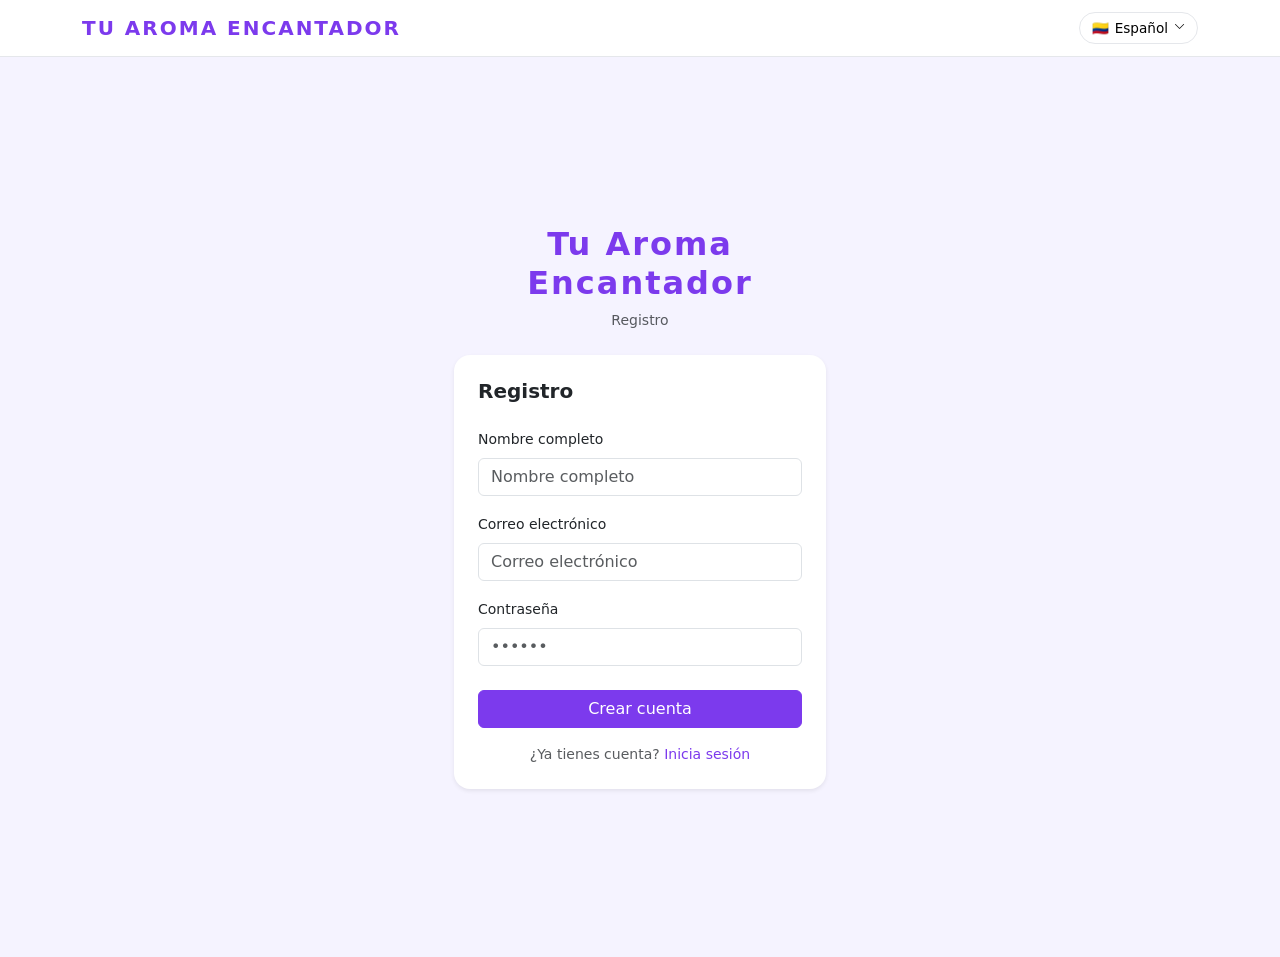
<file: registro.html>
<!DOCTYPE html>
<html lang="es">
<head>
    <meta charset="UTF-8">
    <meta name="viewport" content="width=device-width, initial-scale=1.0">
    <title>Tu Aroma Encantador - Registro</title>
    <link href="https://cdn.jsdelivr.net/npm/bootstrap@5.3.3/dist/css/bootstrap.min.css" rel="stylesheet">
    <link href="https://cdn.jsdelivr.net/npm/bootstrap-icons@1.11.3/font/bootstrap-icons.css" rel="stylesheet">
    <link href="css/registro.css" rel="stylesheet">
    <link href="css/idioma.css" rel="stylesheet">
</head>
<body>
    <nav class="navbar sticky-top" style="background: white; border-bottom: 1px solid #e5e7eb;">
        <div class="container">
            <a class="navbar-brand" href="inicio.html" 
                style="color: #7c3aed; font-weight: 800; letter-spacing: 2px;">
                TU AROMA ENCANTADOR
            </a>
            <div class="idioma-selector-container"></div>
        </div>
    </nav>
    <div class="container min-vh-100 d-flex align-items-center justify-content-center">
        <div class="col-12 col-sm-8 col-md-5 col-lg-4">

            <div class="text-center mb-4">
                <a href="inicio.html" class="text-decoration-none">
                    <h1 class="brand-title fs-2">Tu Aroma Encantador</h1>
                </a>
                <p class="text-muted small" data-i18n="registro.titulo">Crea tu cuenta</p>
            </div>

            <div class="card shadow-sm p-4">
                <h5 class="mb-4 fw-semibold" data-i18n="registro.titulo">Registro</h5>

                <div id="alerta" class="alert d-none" role="alert"></div>

                <div class="mb-3">
                    <label class="form-label small fw-medium" data-i18n="registro.nombre">Nombre completo</label>
                    <input type="text" id="nombre" class="form-control" data-i18n="registro.nombre" placeholder="Nombre">
                </div>

                <div class="mb-3">
                    <label class="form-label small fw-medium" data-i18n="registro.email">Correo electrónico</label>
                    <input type="email" id="email" class="form-control" data-i18n="registro.email" placeholder="correo@email.com">
                </div>

                <div class="mb-4">
                    <label class="form-label small fw-medium" data-i18n="registro.password">Contraseña</label>
                    <input type="password" id="password" class="form-control" placeholder="••••••">
                </div>

                <button class="btn btn-primary w-100 mb-3" onclick="registrarse()">
                    <span data-i18n="registro.btn">Crear cuenta</span>
                </button>

                <p class="text-center small text-muted mb-0">
                    <span data-i18n="registro.ya.cuenta">¿Ya tienes cuenta?</span>
                    <a href="index.html" class="text-purple text-decoration-none fw-medium" data-i18n="registro.inicia">Inicia sesión</a>
                </p>
            </div>

        </div>
    </div>

    <script src="https://cdn.jsdelivr.net/npm/bootstrap@5.3.3/dist/js/bootstrap.bundle.min.js"></script>
    <script src="js/auth.js"></script>
    <script src="js/i18n.js"></script>
    <script src="js/api.js"></script>
    <script src="js/registro.js"></script>
</body>
</html>
</file>
<file: css/login.css>
body { background-color: #f5f3ff; }
        .card { border: none; border-radius: 16px; }
        .btn-primary { background-color: #7c3aed; border-color: #7c3aed; }
        .btn-primary:hover { background-color: #5b21b6; border-color: #5b21b6; }
        .form-control:focus { border-color: #7c3aed; box-shadow: 0 0 0 0.2rem rgba(124,58,237,0.2); }
        .text-purple { color: #7c3aed; }
        .brand-title { color: #7c3aed; font-weight: 700; letter-spacing: 2px; }
</file>
<file: css/idioma.css>
.idioma-selector {
    position: relative;
}

.idioma-btn {
    display: flex;
    align-items: center;
    gap: 6px;
    padding: 5px 12px;
    border-radius: 20px;
    border: 1px solid #e5e7eb;
    background: none;
    font-size: 0.85rem;
    cursor: pointer;
    white-space: nowrap;
    transition: all 0.2s;
}

.idioma-btn:hover {
    background-color: #f5f3ff;
}

.idioma-btn-admin {
    border-color: #4b5563;
    color: #c4b5fd;
}

.idioma-btn-admin:hover {
    background-color: rgba(124, 58, 237, 0.1);
}

.idioma-dropdown {
    position: absolute;
    top: calc(100% + 6px);
    right: 0;
    background: white;
    border: 1px solid #e5e7eb;
    border-radius: 12px;
    box-shadow: 0 4px 16px rgba(0,0,0,0.1);
    min-width: 150px;
    z-index: 9999;
    overflow: hidden;
    display: none;
}

.idioma-dropdown.show {
    display: block;
}

.idioma-option {
    display: flex;
    align-items: center;
    gap: 8px;
    padding: 10px 14px;
    cursor: pointer;
    font-size: 0.85rem;
    color: #1e1b4b;
    transition: background 0.15s;
    border: none;
    background: none;
    width: 100%;
    text-align: left;
}

.idioma-option:hover {
    background-color: #f5f3ff;
    color: #7c3aed;
}

.idioma-option.activo {
    background-color: #ede9fe;
    color: #7c3aed;
    font-weight: 600;
}

.idioma-flag {
    font-size: 1rem;
}
</file>
<file: css/admin-perfumes.css>
body { background-color: #f5f3ff; }
        .navbar { background-color: #1e1b4b; }
        .navbar-brand { color: #c4b5fd; font-weight: 800; letter-spacing: 2px; }
        .navbar-brand:hover { color: white; }
        .nav-link-admin { color: #c4b5fd; text-decoration: none; font-size: 0.9rem; }
        .nav-link-admin:hover { color: white; }
        .nav-link-admin.active { color: white; font-weight: 600; }
        .btn-purple { background-color: #7c3aed; color: white; border: none; }
        .btn-purple:hover { background-color: #5b21b6; color: white; }
        .admin-badge { background-color: #7c3aed; color: white; font-size: 0.7rem; padding: 2px 8px; border-radius: 20px; }
        .table th { background-color: #f5f3ff; color: #7c3aed; font-size: 0.85rem; font-weight: 600; border-bottom: 2px solid #ede9fe; }
        .table td { font-size: 0.9rem; vertical-align: middle; }
        .perfume-thumb { width: 48px; height: 48px; object-fit: cover; border-radius: 10px; background-color: #ede9fe; }
        .perfume-thumb-placeholder { width: 48px; height: 48px; border-radius: 10px; background-color: #ede9fe; display: flex; align-items: center; justify-content: center; color: #7c3aed; }
        .form-control:focus, .form-select:focus { border-color: #7c3aed; box-shadow: 0 0 0 0.2rem rgba(124,58,237,0.2); }
        .section-title { color: #1e1b4b; font-weight: 700; }
</file>
<file: css/admin-reservas.css>
body { background-color: #f5f3ff; }
        .navbar { background-color: #1e1b4b; }
        .navbar-brand { color: #c4b5fd; font-weight: 800; letter-spacing: 2px; }
        .navbar-brand:hover { color: white; }
        .nav-link-admin { color: #c4b5fd; text-decoration: none; font-size: 0.9rem; }
        .nav-link-admin:hover { color: white; }
        .nav-link-admin.active { color: white; font-weight: 600; }
        .btn-purple { background-color: #7c3aed; color: white; border: none; }
        .btn-purple:hover { background-color: #5b21b6; color: white; }
        .admin-badge { background-color: #7c3aed; color: white; font-size: 0.7rem; padding: 2px 8px; border-radius: 20px; }
        .table th { background-color: #f5f3ff; color: #7c3aed; font-size: 0.85rem; font-weight: 600; border-bottom: 2px solid #ede9fe; }
        .table td { font-size: 0.9rem; vertical-align: middle; }
        .badge-pendiente { background-color: #fef3c7; color: #d97706; }
        .badge-entregado { background-color: #d1fae5; color: #059669; }
        .section-title { color: #1e1b4b; font-weight: 700; }
        .stat-card { background: white; border-radius: 12px; border: 1px solid #e5e7eb; padding: 1.2rem; }
        .stat-number { font-size: 1.8rem; font-weight: 700; color: #7c3aed; }
</file>
<file: css/admin-usuarios.css>
body { background-color: #f5f3ff; }
        .navbar { background-color: #1e1b4b; }
        .navbar-brand { color: #c4b5fd; font-weight: 800; letter-spacing: 2px; }
        .navbar-brand:hover { color: white; }
        .nav-link-admin { color: #c4b5fd; text-decoration: none; font-size: 0.9rem; }
        .nav-link-admin:hover { color: white; }
        .nav-link-admin.active { color: white; font-weight: 600; }
        .btn-purple { background-color: #7c3aed; color: white; border: none; }
        .btn-purple:hover { background-color: #5b21b6; color: white; }
        .admin-badge { background-color: #7c3aed; color: white; font-size: 0.7rem; padding: 2px 8px; border-radius: 20px; }
        .table th { background-color: #f5f3ff; color: #7c3aed; font-size: 0.85rem; font-weight: 600; border-bottom: 2px solid #ede9fe; }
        .table td { font-size: 0.9rem; vertical-align: middle; }
        .section-title { color: #1e1b4b; font-weight: 700; }
        .avatar { width: 38px; height: 38px; border-radius: 50%; background-color: #ede9fe; display: flex; align-items: center; justify-content: center; color: #7c3aed; font-weight: 700; font-size: 0.9rem; }
        .badge-user { background-color: #ede9fe; color: #7c3aed; }
        .badge-admin { background-color: #1e1b4b; color: #c4b5fd; }
        .search-input:focus { border-color: #7c3aed; box-shadow: 0 0 0 0.2rem rgba(124,58,237,0.2); }
</file>
<file: css/catalogo.css>
body { background-color: #f5f3ff; }
        .navbar { background-color: white; border-bottom: 1px solid #e5e7eb; }
        .navbar-brand { color: #7c3aed; font-weight: 800; letter-spacing: 2px; }
        .btn-purple { background-color: #7c3aed; color: white; border: none; }
        .btn-purple:hover { background-color: #5b21b6; color: white; }
        .btn-outline-purple { border: 2px solid #7c3aed; color: #7c3aed; background: none; }
        .btn-outline-purple:hover { background-color: #7c3aed; color: white; }
        .perfume-card { border: 1px solid #e5e7eb; border-radius: 16px; overflow: hidden; background: white; transition: transform 0.2s; }
        .perfume-card:hover { transform: translateY(-4px); box-shadow: 0 8px 24px rgba(124,58,237,0.1); }
        .perfume-img { width: 100%; height: 200px; object-fit: cover; background-color: #ede9fe; }
        .perfume-img-placeholder { width: 100%; height: 200px; background-color: #ede9fe; display: flex; align-items: center; justify-content: center; font-size: 3rem; color: #7c3aed; }
        .marca-badge { color: #7c3aed; font-size: 0.8rem; font-weight: 600; }
        .precio { font-size: 1.2rem; font-weight: 700; color: #1e1b4b; }
        .section-title { color: #1e1b4b; font-weight: 700; }
        .search-input:focus { border-color: #7c3aed; box-shadow: 0 0 0 0.2rem rgba(124,58,237,0.2); }
</file>
<file: css/inicio.css>
:root {
            --purple: #7c3aed;
            --purple-dark: #5b21b6;
            --purple-light: #ede9fe;
            --purple-bg: #f5f3ff;
        }

        body { font-family: 'Segoe UI', sans-serif; color: #1e1b4b; }

        .navbar { background-color: white; border-bottom: 1px solid #e5e7eb; }
        .navbar-brand { color: var(--purple); font-weight: 800; font-size: 1.4rem; letter-spacing: 2px; }
        .btn-login { border: 2px solid var(--purple); color: var(--purple); border-radius: 8px; font-weight: 500; }
        .btn-login:hover { background-color: var(--purple); color: white; }
        .btn-registro { background-color: var(--purple); color: white; border-radius: 8px; font-weight: 500; }
        .btn-registro:hover { background-color: var(--purple-dark); color: white; }

        .hero {
            background: linear-gradient(135deg, #f5f3ff 0%, #ede9fe 100%);
            padding: 100px 0 80px;
            text-align: center;
        }
        .hero h1 { font-size: 3rem; font-weight: 800; color: #1e1b4b; line-height: 1.2; }
        .hero h1 span { color: var(--purple); }
        .hero p { font-size: 1.15rem; color: #6b7280; max-width: 500px; margin: 1rem auto 2rem; }
        .btn-hero { background-color: var(--purple); color: white; padding: 0.8rem 2rem; border-radius: 10px; font-size: 1rem; font-weight: 600; border: none; text-decoration: none; }
        .btn-hero:hover { background-color: var(--purple-dark); color: white; }

        .section-title { font-size: 1.6rem; font-weight: 700; color: #1e1b4b; margin-bottom: 0.5rem; }
        .section-subtitle { color: #6b7280; margin-bottom: 2.5rem; }

        .feature-icon {
            width: 56px; height: 56px;
            background-color: var(--purple-light);
            border-radius: 14px;
            display: flex; align-items: center; justify-content: center;
            font-size: 1.5rem; color: var(--purple);
            margin-bottom: 1rem;
        }

        .info-section { background-color: var(--purple-bg); padding: 80px 0; }
        .info-card { background: white; border-radius: 16px; padding: 2rem; border: 1px solid #e5e7eb; height: 100%; }
        .info-icon { font-size: 2rem; color: var(--purple); margin-bottom: 1rem; }

        .map-container { border-radius: 16px; overflow: hidden; border: 1px solid #e5e7eb; }

        footer { background-color: #1e1b4b; color: #c4b5fd; padding: 2rem 0; }
        footer .brand { color: white; font-weight: 700; font-size: 1.2rem; letter-spacing: 2px; }
</file>
<file: css/mis-reservas.css>
body { background-color: #f5f3ff; }
        .navbar { background-color: white; border-bottom: 1px solid #e5e7eb; }
        .navbar-brand { color: #7c3aed; font-weight: 800; letter-spacing: 2px; }
        .btn-purple { background-color: #7c3aed; color: white; border: none; }
        .btn-purple:hover { background-color: #5b21b6; color: white; }
        .btn-outline-purple { border: 2px solid #7c3aed; color: #7c3aed; background: none; }
        .btn-outline-purple:hover { background-color: #7c3aed; color: white; }
        .badge-pendiente { background-color: #fef3c7; color: #d97706; }
        .badge-entregado { background-color: #d1fae5; color: #059669; }
        .reserva-card { background: white; border-radius: 16px; border: 1px solid #e5e7eb; }
        .section-title { color: #1e1b4b; font-weight: 700; }
</file>
<file: css/registro.css>
body { background-color: #f5f3ff; }
        .card { border: none; border-radius: 16px; }
        .btn-primary { background-color: #7c3aed; border-color: #7c3aed; }
        .btn-primary:hover { background-color: #5b21b6; border-color: #5b21b6; }
        .form-control:focus { border-color: #7c3aed; box-shadow: 0 0 0 0.2rem rgba(124,58,237,0.2); }
        .text-purple { color: #7c3aed; }
        .brand-title { color: #7c3aed; font-weight: 700; letter-spacing: 2px; }
</file>
